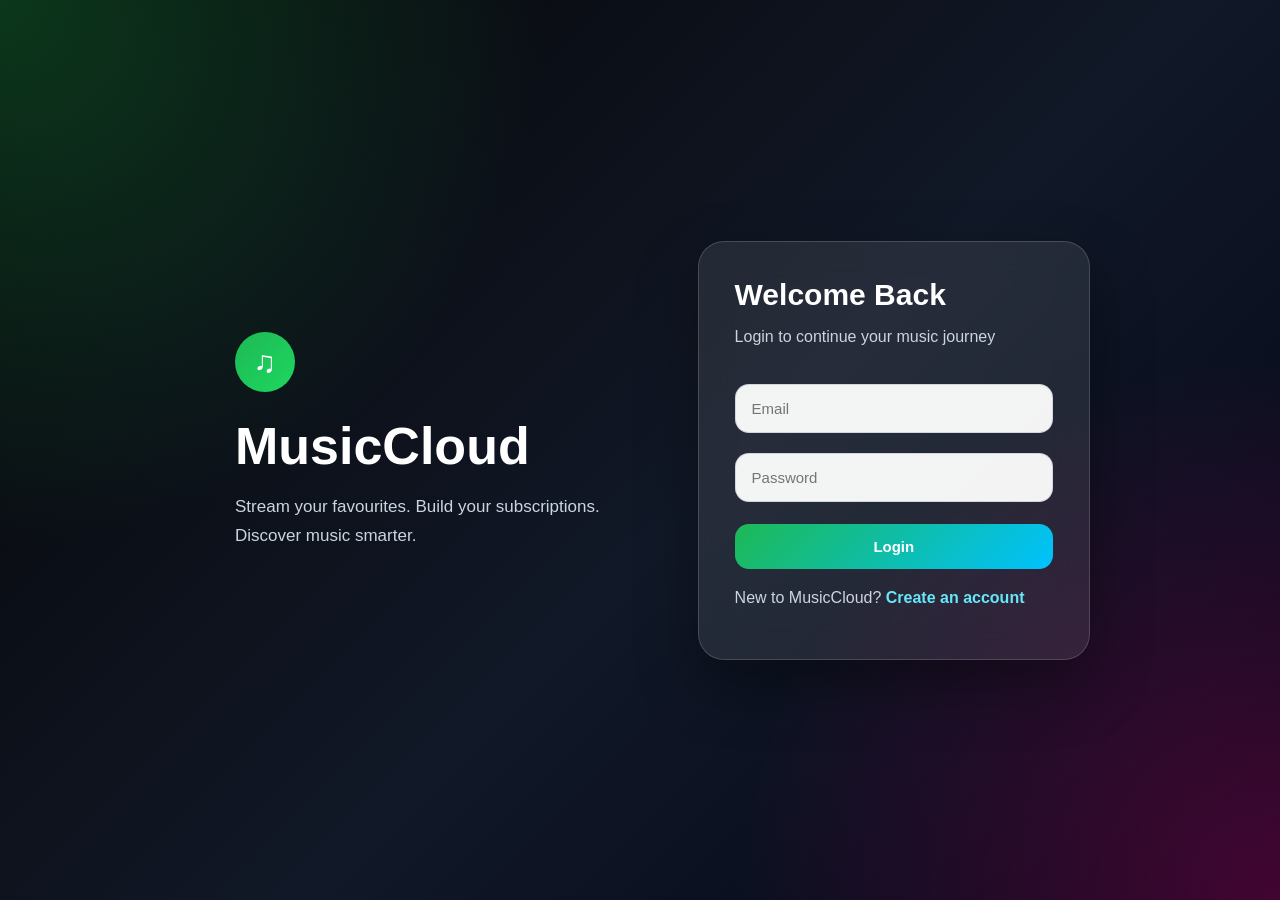
<file: frontend/index.html>
<!DOCTYPE html>
<html>
<head>
    <title>MusicCloud Login</title>
    <link rel="stylesheet" href="styles.css?v=6">
</head>
<body class="auth-body">

    <div class="auth-shell">
        <div class="brand-panel">
            <div class="side-logo">&#9835;</div>
            <h1>MusicCloud</h1>
            <p>Stream your favourites. Build your subscriptions. Discover music smarter.</p>
        </div>

        <div class="auth-card glass-card">
            <h2>Welcome Back</h2>
            <p class="subtitle">Login to continue your music journey</p>

            <input type="email" id="loginEmail" placeholder="Email">
            <input type="password" id="loginPassword" placeholder="Password">

            <button onclick="loginUser()">Login</button>

            <p id="loginMessage" class="message"></p>

            <p class="small-text">
                New to MusicCloud? <a href="register.html">Create an account</a>
            </p>
        </div>
    </div>

    <script src="app.js?v=5"></script>
</body>
</html>
</file>
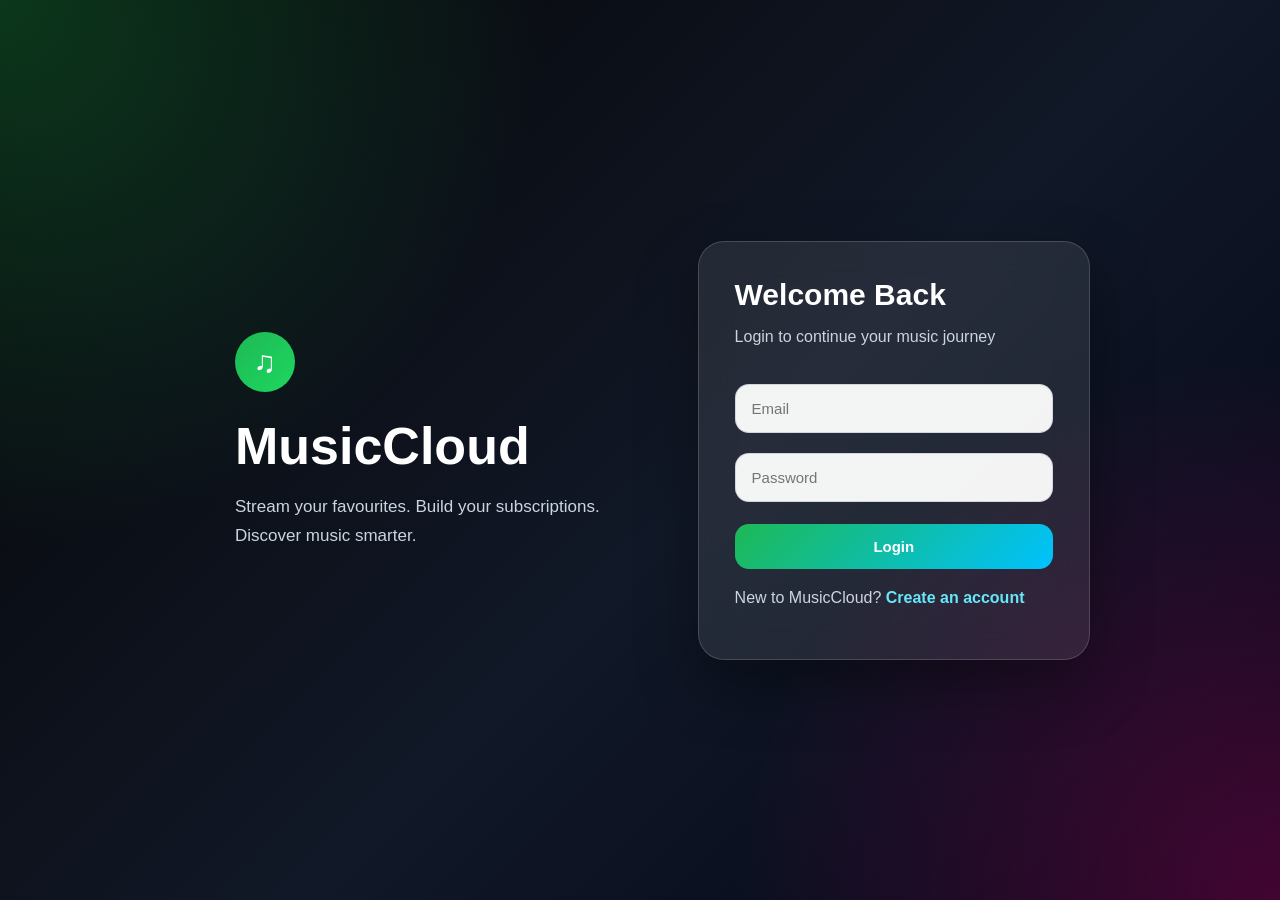
<file: frontend/main.html>
<!DOCTYPE html>
<html>
<head>
    <title>MusicCloud Dashboard</title>
    <link rel="stylesheet" href="styles.css?v=6">
</head>
<body class="main-body" onload="loadDashboard()">

    <div class="sidebar">
        <div class="side-logo">&#9835;</div>
        <h2>MusicCloud</h2>
        <p>Cloud Music Hub</p>
    </div>

    <main class="main-content">
        <div class="top-bar">
            <div>
                <p class="eyebrow">Dashboard</p>
                <h1 id="welcomeUser">Welcome</h1>
            </div>

            <div class="top-actions">
                <button class="subscription-shortcut" onclick="scrollToSubscriptions()">My Subscriptions</button>
                <button class="logout-btn" onclick="logoutUser()">Logout</button>
            </div>
        </div>

        <section class="hero-card">
            <div>
                <h2>Find, subscribe, and manage your favourite music</h2>
                <p>Search by title, year, artist, or album. Your saved songs will appear in your subscription library.</p>
            </div>
        </section>

        <div class="dashboard">
            <section class="panel search-panel">
                <div class="section-title">
                    <h3>Search Music</h3>
                    <span>Query Area</span>
                </div>

                <div class="search-grid">
                    <input type="text" id="searchTitle" placeholder="Title">
                    <input type="text" id="searchYear" placeholder="Year">
                    <input type="text" id="searchArtist" placeholder="Artist">
                    <input type="text" id="searchAlbum" placeholder="Album">
                </div>

                <button class="primary-btn" onclick="queryMusic()">Search Music</button>

                <p id="queryMessage" class="message"></p>

                <div id="musicResults" class="music-grid"></div>
            </section>

            <section class="panel" id="subscriptionSection">
                <div class="section-title">
                    <h3>My Subscriptions</h3>
                    <span>Saved Music</span>
                </div>

                <div id="subscriptionsList" class="music-grid"></div>
            </section>
        </div>
    </main>

    <script src="app.js?v=5"></script>
</body>
</html>
</file>
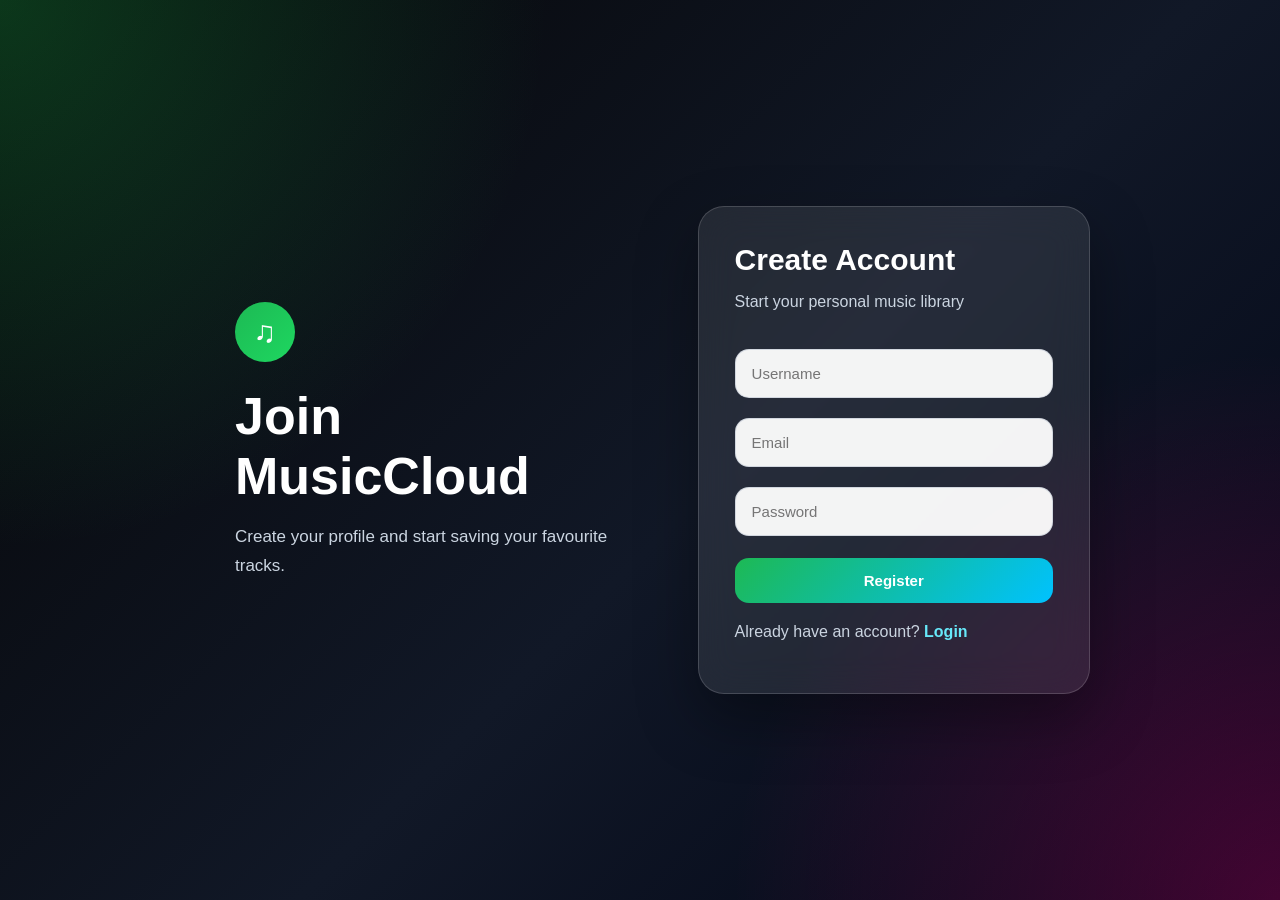
<file: frontend/register.html>
<!DOCTYPE html>
<html>
<head>
    <title>Create Account</title>
    <link rel="stylesheet" href="styles.css?v=6">
</head>
<body class="auth-body">

    <div class="auth-shell">
        <div class="brand-panel">
            <div class="side-logo">&#9835;</div>
            <h1>Join MusicCloud</h1>
            <p>Create your profile and start saving your favourite tracks.</p>
        </div>

        <div class="auth-card glass-card">
            <h2>Create Account</h2>
            <p class="subtitle">Start your personal music library</p>

            <input type="text" id="registerUsername" placeholder="Username">
            <input type="email" id="registerEmail" placeholder="Email">
            <input type="password" id="registerPassword" placeholder="Password">

            <button onclick="registerUser()">Register</button>

            <p id="registerMessage" class="message"></p>

            <p class="small-text">
                Already have an account? <a href="index.html">Login</a>
            </p>
        </div>
    </div>

    <script src="app.js?v=5"></script>
</body>
</html>
</file>
<file: frontend/styles.css>
* {
    box-sizing: border-box;
    font-family: "Segoe UI", Arial, sans-serif;
}

body {
    margin: 0;
}

.auth-body {
    min-height: 100vh;
    background:
        radial-gradient(circle at top left, rgba(29,185,84,0.28), transparent 35%),
        radial-gradient(circle at bottom right, rgba(255,0,128,0.25), transparent 35%),
        linear-gradient(135deg, #050505, #111827 55%, #020617);
    display: flex;
    justify-content: center;
    align-items: center;
    color: white;
}

.auth-shell {
    width: 900px;
    max-width: 92%;
    display: grid;
    grid-template-columns: 1.1fr 0.9fr;
    gap: 28px;
    align-items: center;
}

.brand-panel {
    padding: 45px;
}

.logo-circle,
.side-logo {
    width: 60px;
    height: 60px;
    border-radius: 50%;
    background: linear-gradient(135deg, #1db954, #1ed760);
    display: flex;
    align-items: center;
    justify-content: center;
    font-size: 30px;
    color: white;
    font-weight: bold;
}

.brand-panel h1 {
    font-size: 52px;
    margin: 24px 0 12px;
}

.brand-panel p {
    max-width: 430px;
    line-height: 1.7;
    color: #cbd5e1;
    font-size: 17px;
}

.glass-card {
    background: rgba(255,255,255,0.09);
    backdrop-filter: blur(18px);
    border: 1px solid rgba(255,255,255,0.16);
    box-shadow: 0 25px 60px rgba(0,0,0,0.35);
}

.auth-card {
    padding: 36px;
    border-radius: 26px;
}

.auth-card h2 {
    margin: 0 0 8px;
    font-size: 30px;
}

.subtitle {
    color: #cbd5e1;
    margin-bottom: 28px;
}

input {
    width: 100%;
    padding: 15px 16px;
    margin: 10px 0;
    border: 1px solid rgba(148,163,184,0.35);
    border-radius: 14px;
    font-size: 15px;
    background: rgba(255,255,255,0.95);
    outline: none;
}

input:focus {
    border-color: #1db954;
    box-shadow: 0 0 0 4px rgba(29,185,84,0.16);
}

button {
    width: 100%;
    padding: 14px;
    border: none;
    border-radius: 14px;
    background: linear-gradient(135deg, #1db954, #00c2ff);
    color: white;
    font-size: 15px;
    font-weight: 700;
    cursor: pointer;
    margin-top: 12px;
    transition: 0.25s;
}

button:hover {
    transform: translateY(-2px);
    box-shadow: 0 12px 25px rgba(29,185,84,0.35);
}

.small-text {
    margin-top: 20px;
    color: #cbd5e1;
}

a {
    color: #67e8f9;
    text-decoration: none;
    font-weight: 700;
}

.message {
    margin-top: 14px;
    font-weight: 700;
}

/* Dashboard */

.main-body {
    min-height: 100vh;
    background: #070707;
    color: white;
    display: flex;
}

.sidebar {
    width: 245px;
    min-height: 100vh;
    background: linear-gradient(180deg, #030712, #111827);
    padding: 28px;
    border-right: 1px solid rgba(255,255,255,0.08);
    position: fixed;
    left: 0;
    top: 0;
}

.sidebar h2 {
    margin: 22px 0 6px;
}

.sidebar p {
    color: #94a3b8;
}

.main-content {
    margin-left: 245px;
    width: calc(100% - 245px);
    padding: 28px;
}

.top-bar {
    display: flex;
    justify-content: space-between;
    align-items: center;
    margin-bottom: 26px;
}

.eyebrow {
    color: #1db954;
    text-transform: uppercase;
    letter-spacing: 1.5px;
    font-size: 13px;
    font-weight: 800;
    margin: 0 0 6px;
}

.top-bar h1 {
    margin: 0;
    font-size: 32px;
}

.logout-btn {
    width: auto;
    background: linear-gradient(135deg, #ef4444, #f97316);
    padding: 12px 20px;
}

.hero-card {
    min-height: 210px;
    border-radius: 30px;
    padding: 36px;
    background:
        linear-gradient(135deg, rgba(29,185,84,0.85), rgba(14,165,233,0.8)),
        url("https://images.unsplash.com/photo-1493225457124-a3eb161ffa5f?auto=format&fit=crop&w=1400&q=80");
    background-size: cover;
    background-position: center;
    margin-bottom: 26px;
    box-shadow: 0 25px 60px rgba(0,0,0,0.35);
}

.hero-card h2 {
    max-width: 650px;
    font-size: 36px;
    margin: 0 0 12px;
}

.hero-card p {
    max-width: 620px;
    color: #ecfeff;
    line-height: 1.6;
}

.dashboard {
    display: grid;
    grid-template-columns: 1fr;
    gap: 26px;
}

.panel {
    background: #111827;
    border: 1px solid rgba(255,255,255,0.08);
    border-radius: 26px;
    padding: 26px;
    box-shadow: 0 18px 45px rgba(0,0,0,0.3);
}

.section-title {
    display: flex;
    justify-content: space-between;
    align-items: center;
    margin-bottom: 18px;
}

.section-title h3 {
    margin: 0;
    font-size: 24px;
}

.section-title span {
    color: #22c55e;
    background: rgba(34,197,94,0.12);
    padding: 7px 12px;
    border-radius: 20px;
    font-size: 13px;
}

.search-grid {
    display: grid;
    grid-template-columns: repeat(4, 1fr);
    gap: 14px;
}

.primary-btn {
    max-width: 220px;
}

.music-grid {
    margin-top: 22px;
    display: grid;
    grid-template-columns: repeat(auto-fill, minmax(230px, 1fr));
    gap: 20px;
}

.music-card {
    background: linear-gradient(180deg, #1f2937, #111827);
    border: 1px solid rgba(255,255,255,0.08);
    border-radius: 22px;
    padding: 15px;
    transition: 0.25s;
    overflow: hidden;

    display: flex;
    flex-direction: column;
    min-height: 430px;
}

.music-card:hover {
    transform: translateY(-6px) scale(1.01);
    box-shadow: 0 18px 40px rgba(0,0,0,0.45);
    border-color: rgba(29,185,84,0.55);
}

.music-card img {
    width: 100%;
    height: 175px;
    object-fit: cover;
    border-radius: 18px;
    margin-bottom: 12px;
}

.music-card h4 {
    margin: 8px 0 8px;
    font-size: 18px;
}

.music-card p {
    margin: 5px 0;
    color: #cbd5e1;
    font-size: 14px;
}

.music-card button {
    margin-top: auto;
}

.remove-btn {
    background: linear-gradient(135deg, #ef4444, #dc2626);
}

.empty-text {
    color: #94a3b8;
    background: rgba(255,255,255,0.05);
    border: 1px dashed rgba(255,255,255,0.15);
    padding: 20px;
    border-radius: 18px;
}

@media (max-width: 900px) {
    .auth-shell {
        grid-template-columns: 1fr;
    }

    .brand-panel {
        text-align: center;
        padding: 20px;
    }

    .logo-circle {
        margin: auto;
    }

    .sidebar {
        display: none;
    }

    .main-content {
        margin-left: 0;
        width: 100%;
    }

    .search-grid {
        grid-template-columns: 1fr;
    }

    .hero-card h2 {
        font-size: 28px;
    }

    .top-actions {
    display: flex;
    gap: 12px;
    align-items: center;
    }

    .subscription-shortcut {
        width: auto;
        background: linear-gradient(135deg, #8b5cf6, #06b6d4);
        padding: 12px 18px;
        white-space: nowrap;
    }

    .loading-text {
        color: #38bdf8 !important;
        font-weight: 700;
        animation: pulse 1s infinite;
    }

    @keyframes pulse {
        0% { opacity: 0.45; }
        50% { opacity: 1; }
        100% { opacity: 0.45; }
    }

}
</file>
